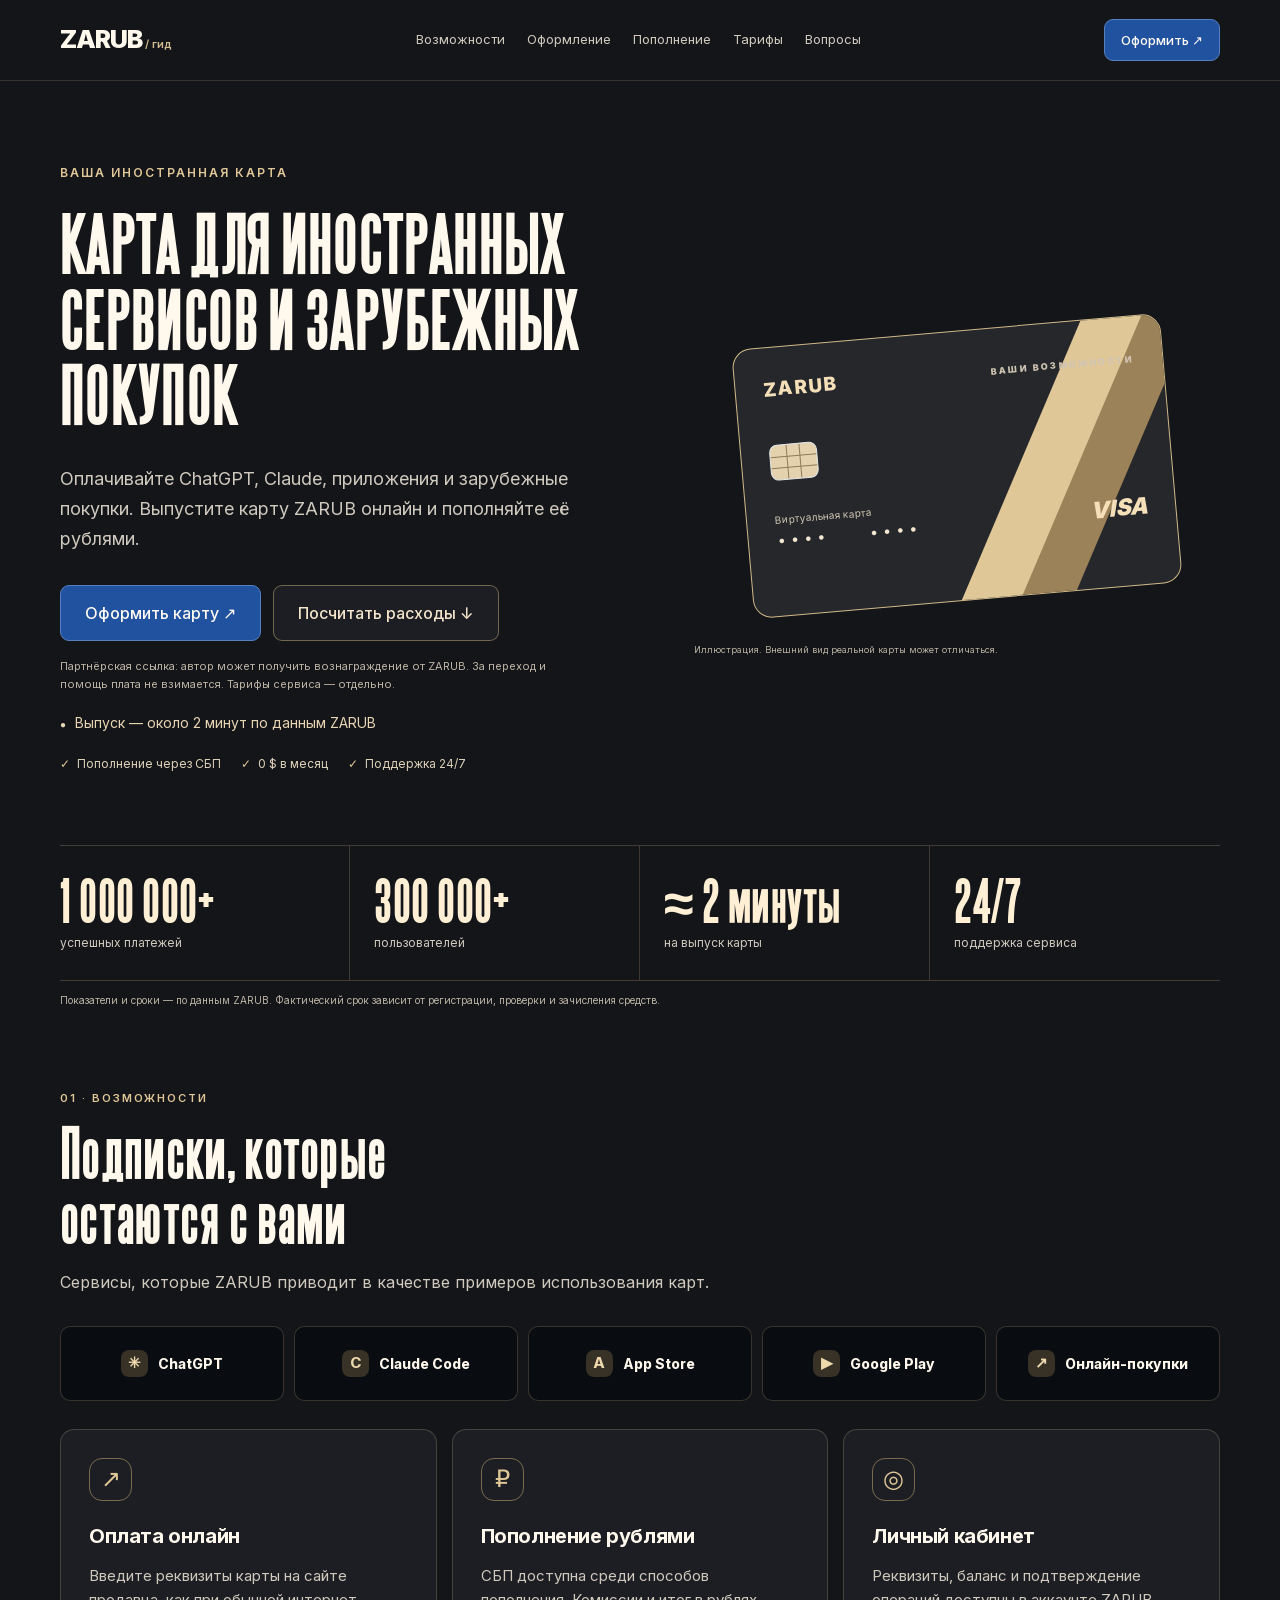
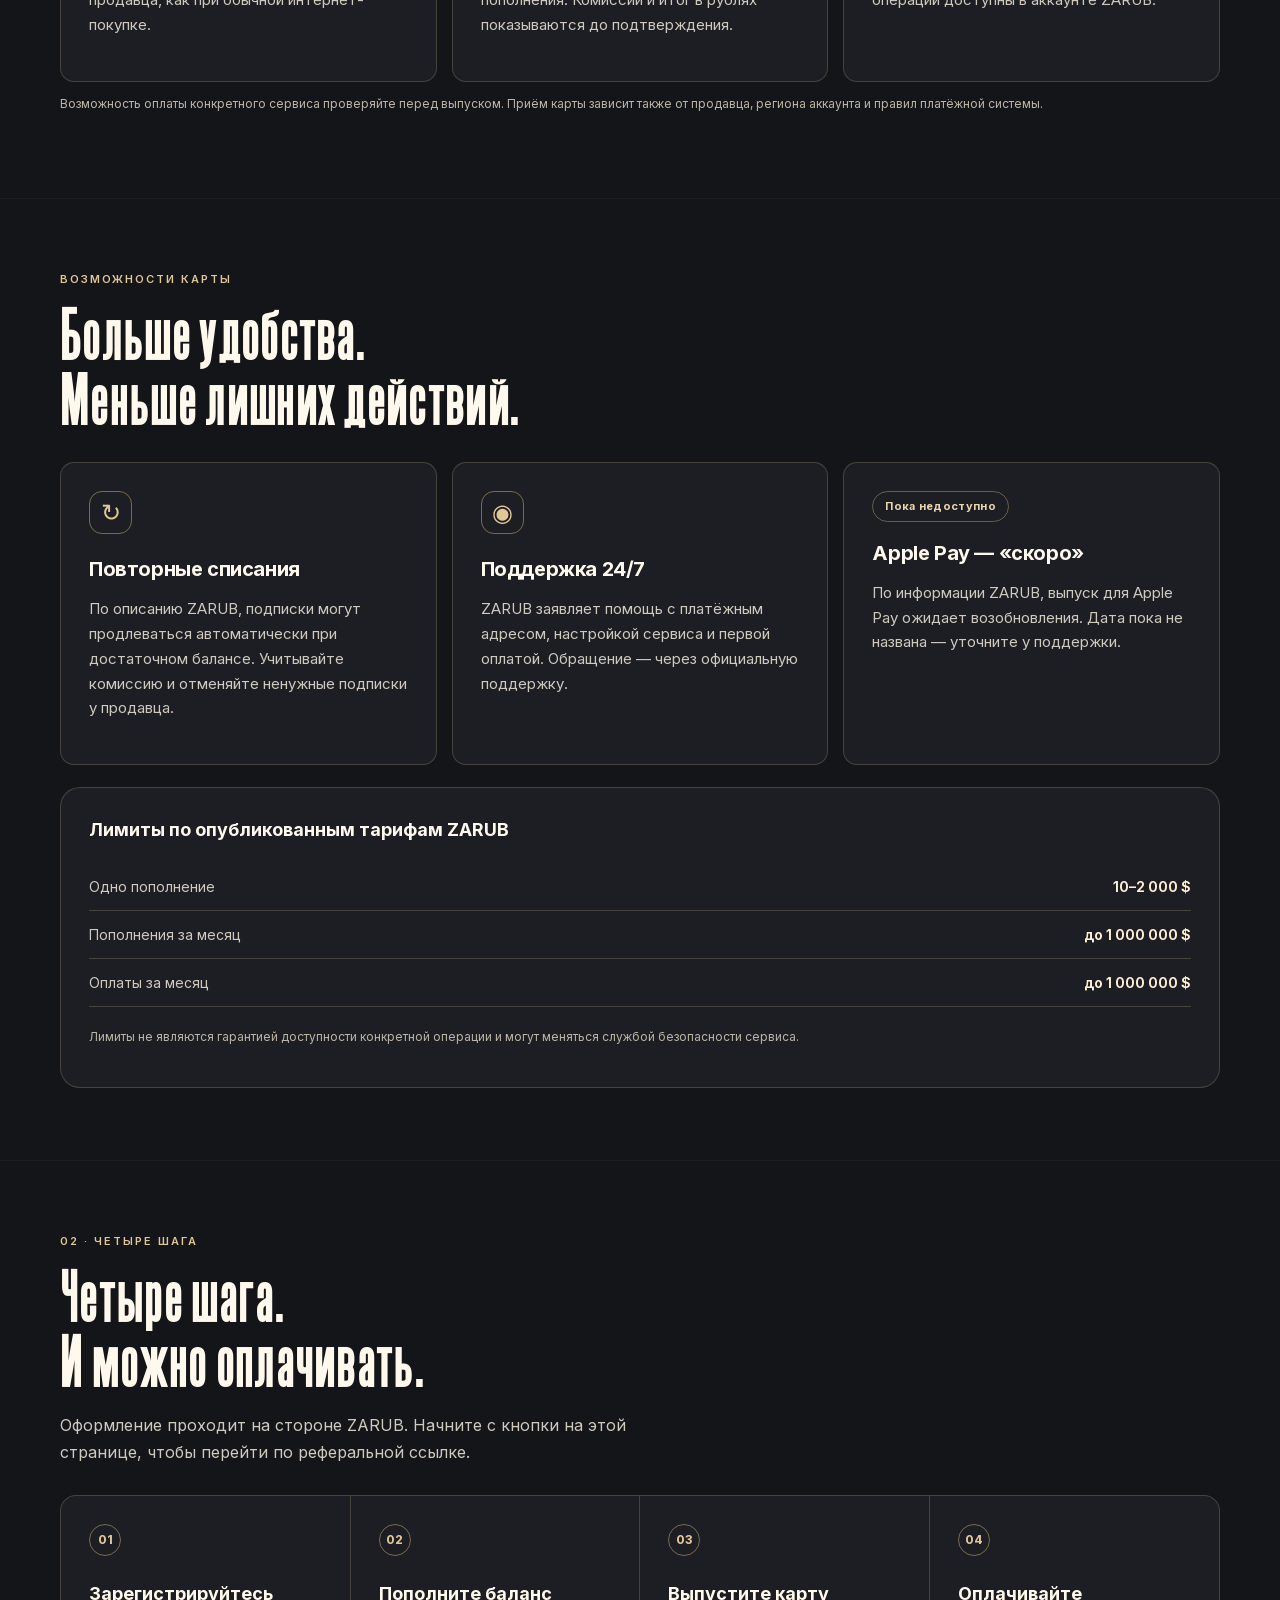
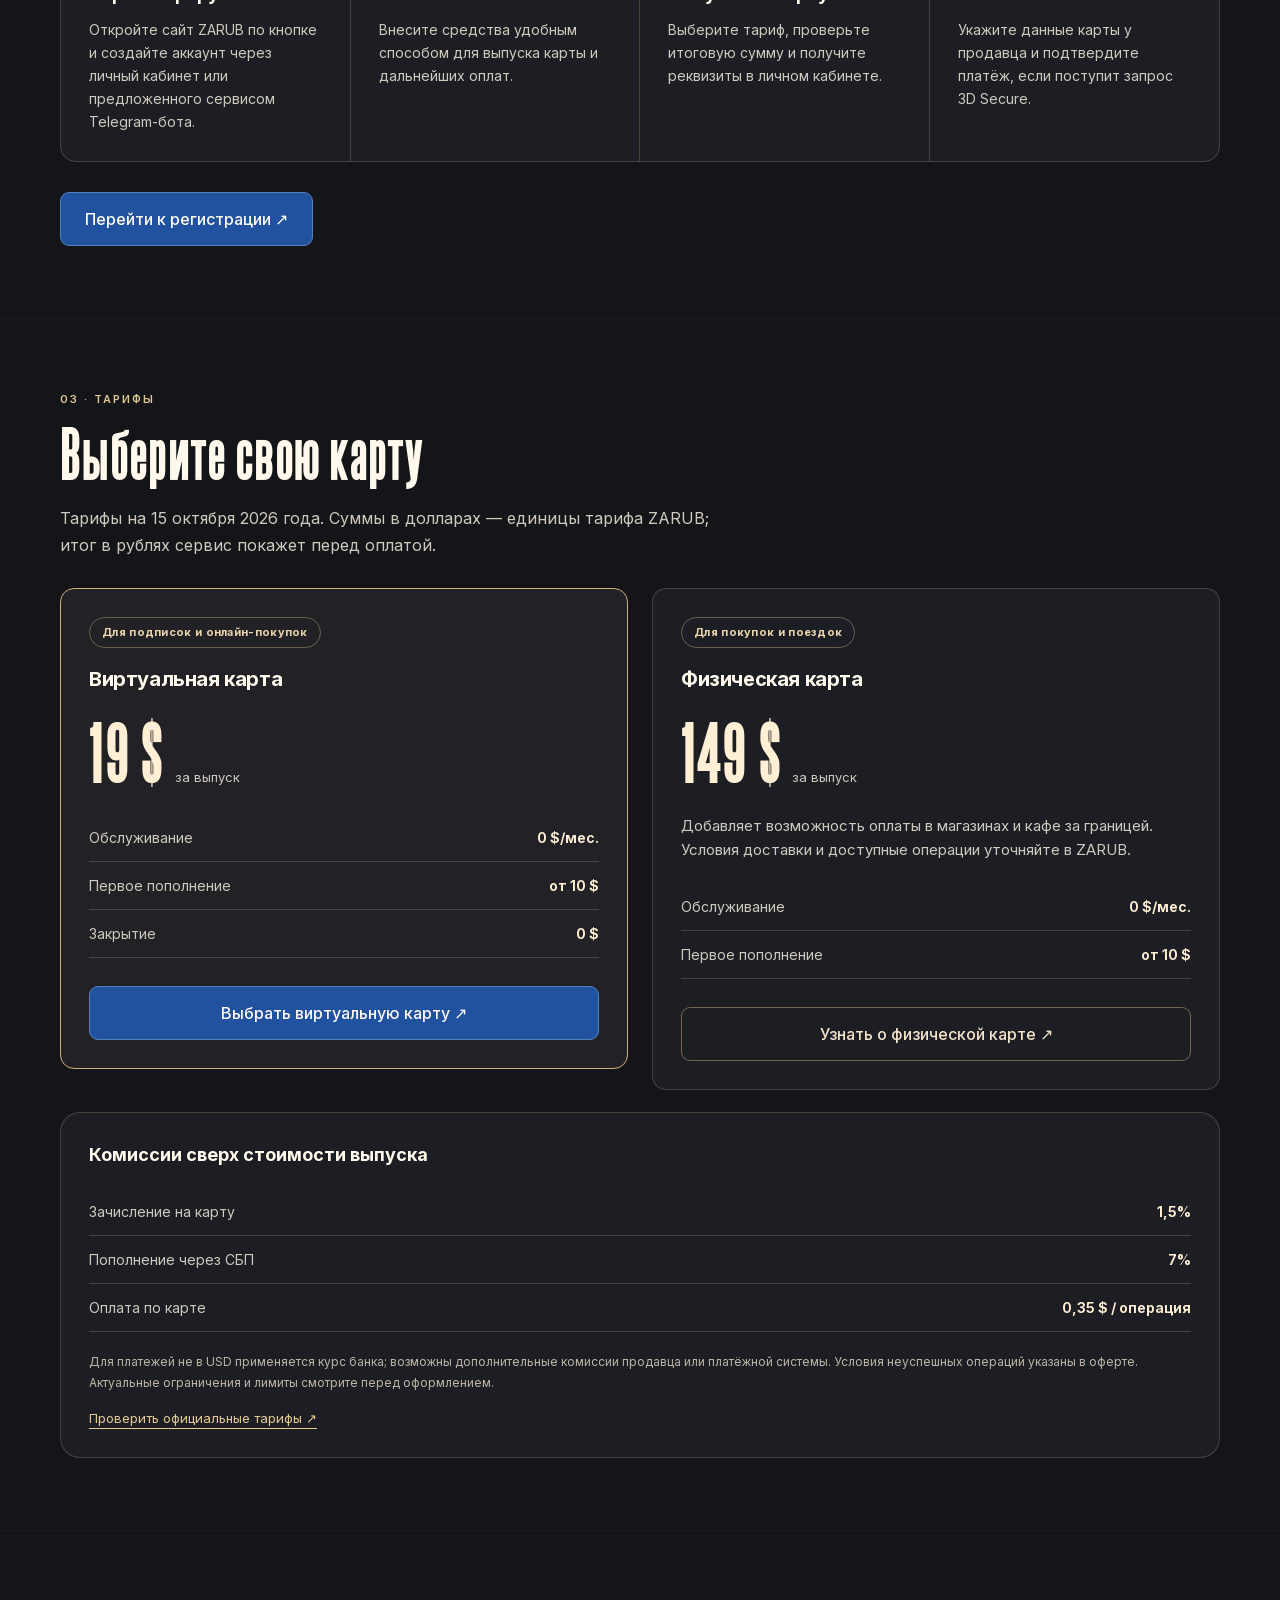
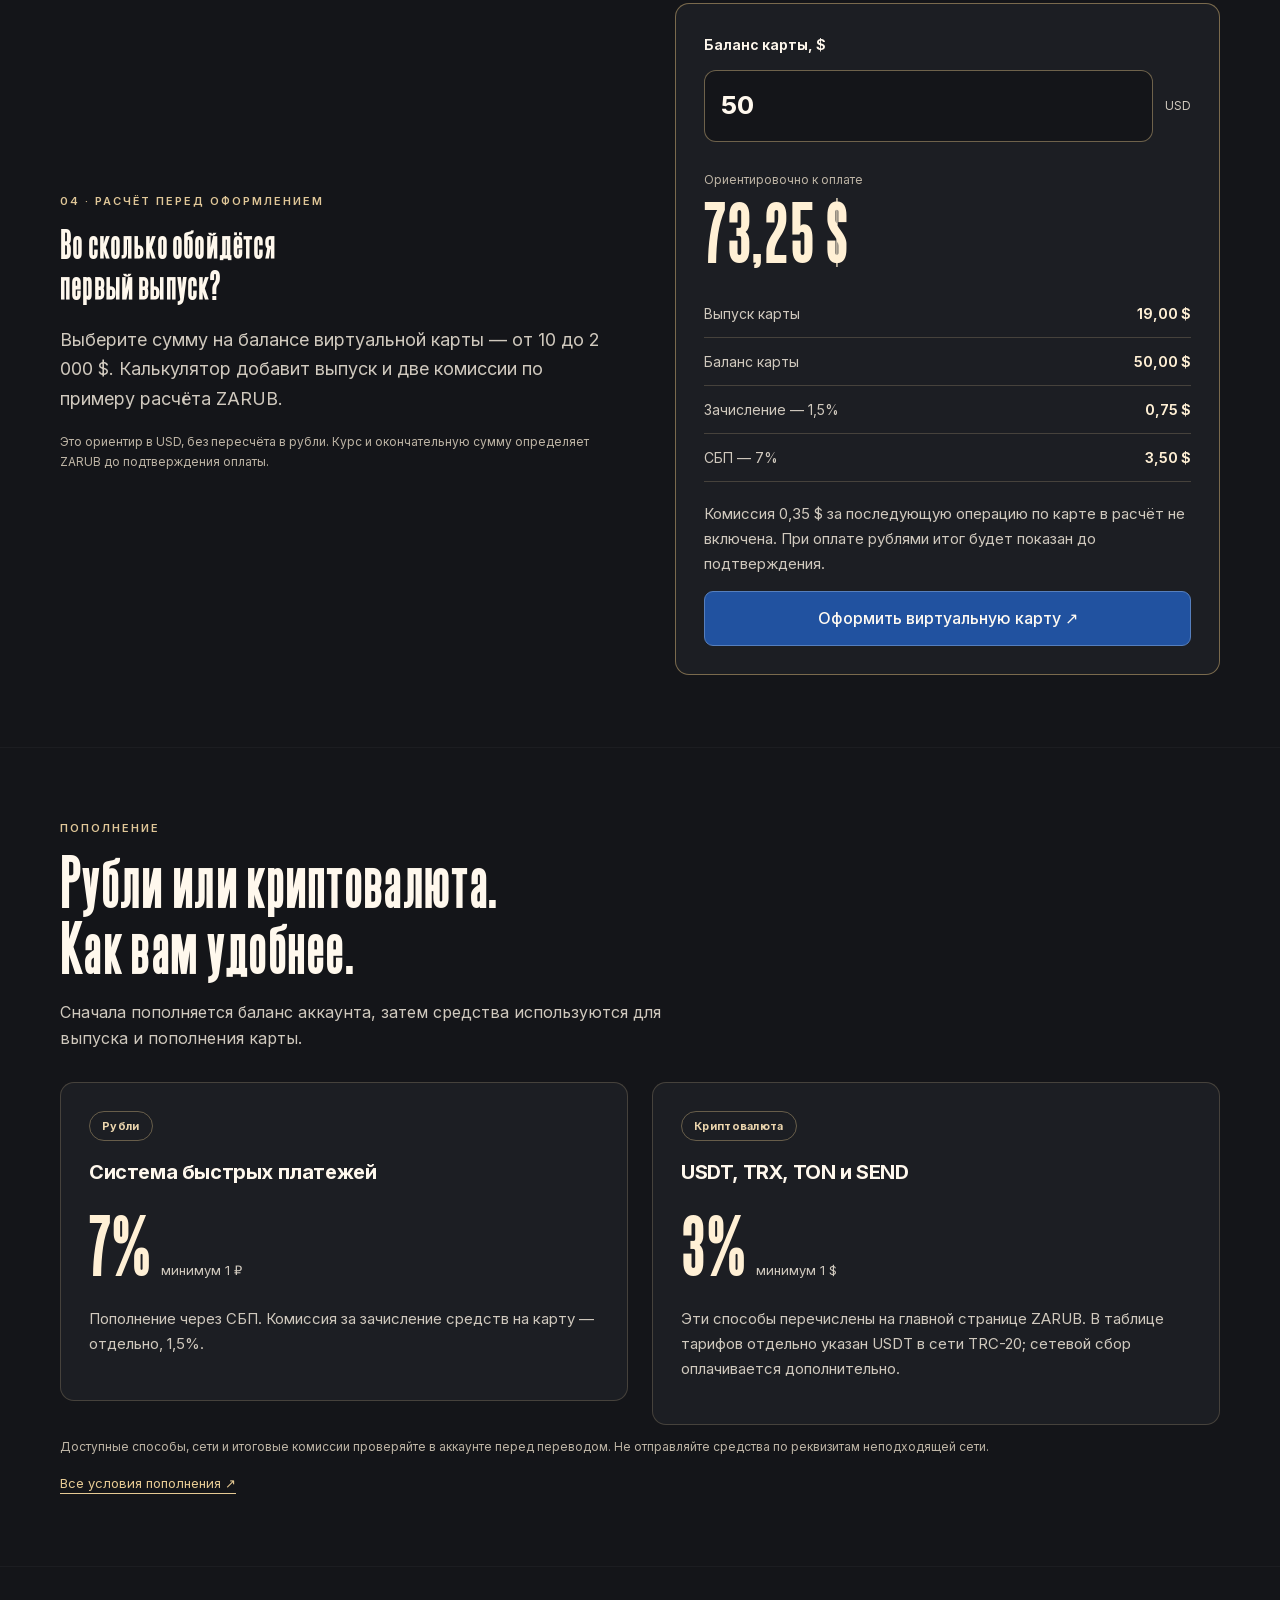
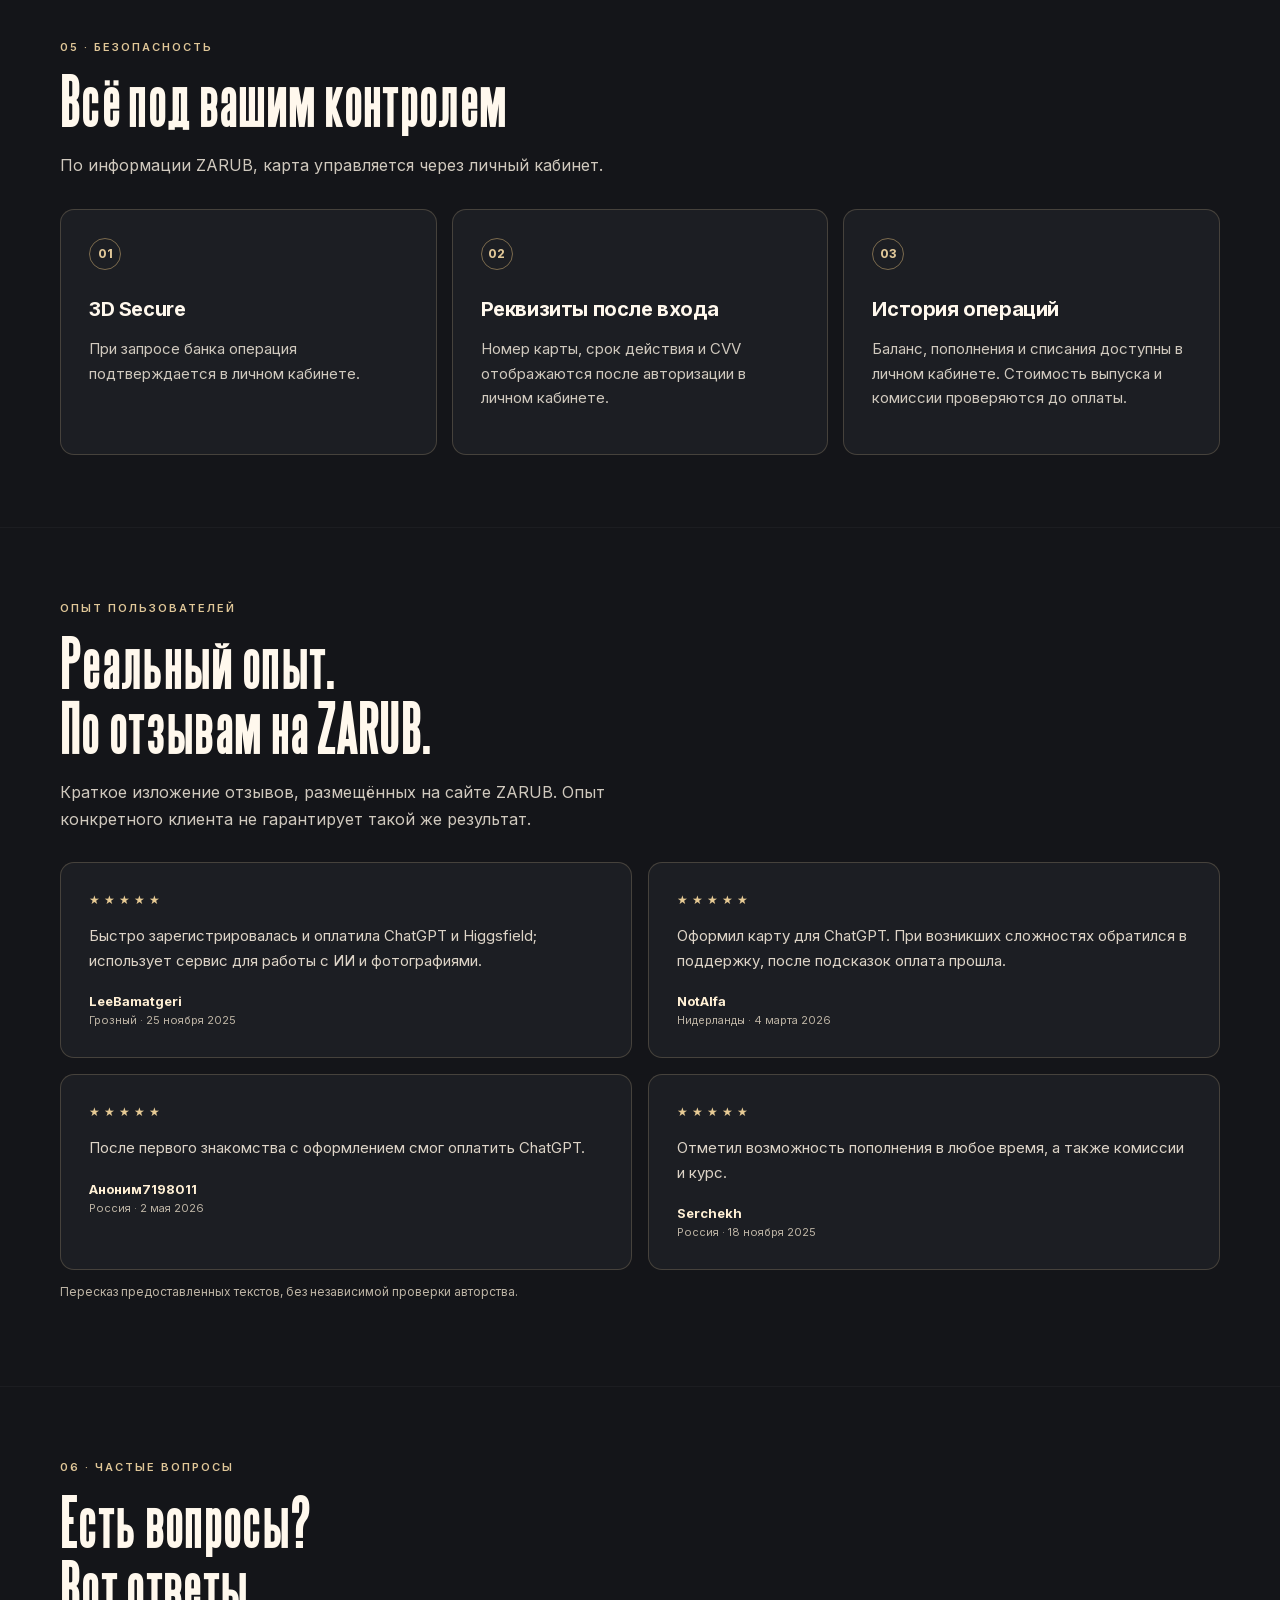
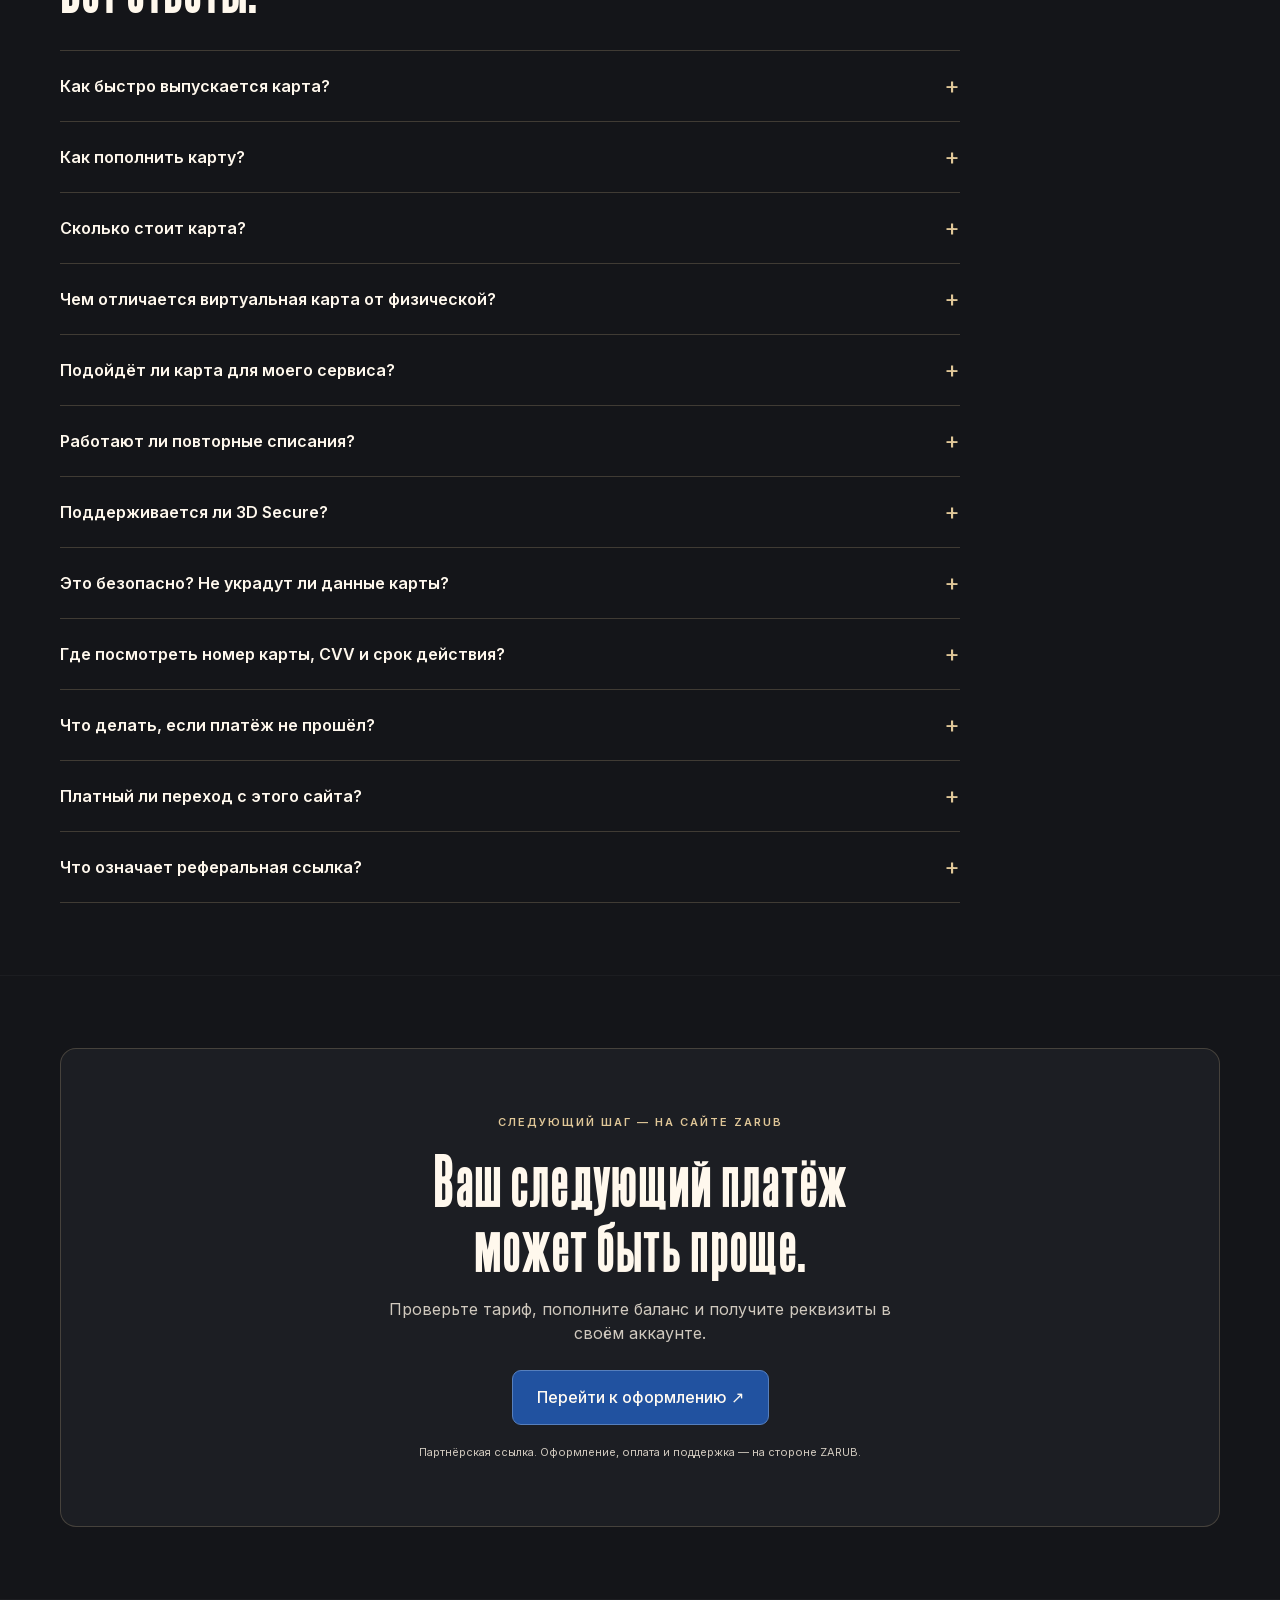
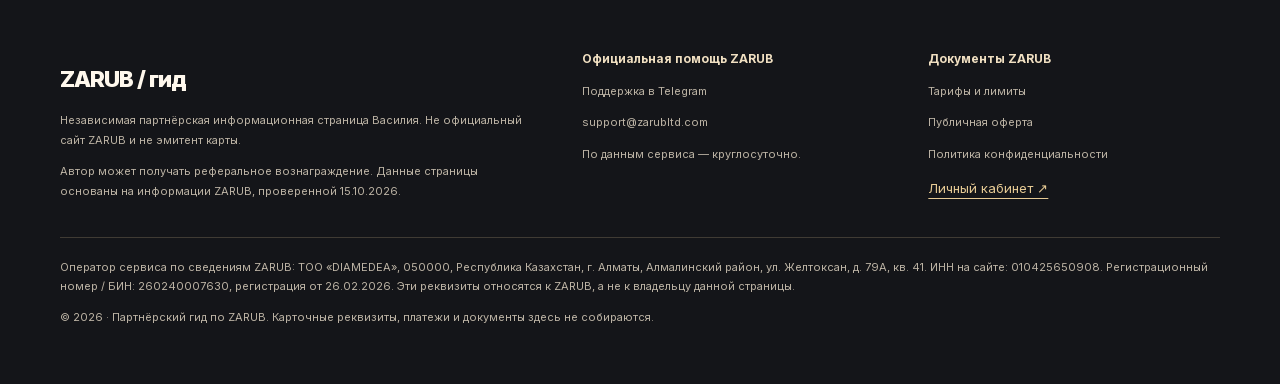
<file: index.html>
<!doctype html>
<html lang="ru">
<head>
<meta charset="utf-8"><meta name="viewport" content="width=device-width, initial-scale=1">
<title>Карта для зарубежных подписок и покупок — оформление ZARUB</title>
<meta name="description" content="Виртуальная карта ZARUB для зарубежных сервисов: тарифы, комиссии, калькулятор расходов и оформление по партнёрской ссылке. Пополнение рублями через СБП.">
<meta name="robots" content="index,follow">

<meta name="theme-color" content="#141519"><link rel="stylesheet" href="assets/site.css"><link rel="canonical" href="https://vasiliy1564.github.io/card-guide/">
<link rel="icon" href="assets/favicon.svg" type="image/svg+xml">
<meta property="og:type" content="website">
<meta property="og:locale" content="ru_RU">
<meta property="og:title" content="Карта для зарубежных подписок и покупок — оформление ZARUB">
<meta property="og:description" content="Виртуальная карта ZARUB для зарубежных сервисов: тарифы, комиссии, калькулятор расходов и оформление по партнёрской ссылке. Пополнение рублями через СБП.">
<meta property="og:url" content="https://vasiliy1564.github.io/card-guide/">
</head><body><a class="skip-link" href="#services">К содержимому</a>
<header><div class="container nav"><a class="brand" href="#top">ZARUB<span> / гид</span></a><nav aria-label="Навигация"><a href="#services">Возможности</a><a href="#how">Оформление</a><a href="#topup">Пополнение</a><a href="#tariffs">Тарифы</a><a href="#faq">Вопросы</a></nav><a class="btn sm" href="https://zarub.io/?ref=wRZ2e0" target="_blank" rel="sponsored noopener">Оформить ↗</a></div></header>
<main id="top"><div class="container"><div class="hero"><div class="hero-copy"><span class="badge">Ваша иностранная карта</span><h1>Карта для иностранных сервисов и зарубежных покупок</h1><p class="lead">Оплачивайте ChatGPT, Claude, приложения и зарубежные покупки. Выпустите карту ZARUB онлайн и пополняйте её рублями.</p><div class="actions"><a class="btn" href="https://zarub.io/?ref=wRZ2e0" target="_blank" rel="sponsored noopener">Оформить карту ↗</a><a class="btn outline" href="#calculator">Посчитать расходы ↓</a></div><p class="micro">Партнёрская ссылка: автор может получить вознаграждение от ZARUB. За переход и помощь плата не взимается. Тарифы сервиса — отдельно.</p><p class="hero-speed">Выпуск — около 2 минут по данным ZARUB</p><div class="hero-points"><span>Пополнение через СБП</span><span>0 $ в месяц</span><span>Поддержка 24/7</span></div></div><div class="visual"><div class="glow"></div><div class="visual-orbit"></div><div class="virtualcard" role="img" aria-label="Условная иллюстрация виртуальной карты, не реальные реквизиты"><div class="cardtop"><span>ZARUB</span><span class="card-kind">ВАШИ ВОЗМОЖНОСТИ</span></div><div class="chip"></div><div class="cardbottom"><div><small>Виртуальная карта</small><strong>•••• &nbsp; ••••</strong></div><div class="cardbrand">VISA</div></div></div><div class="floating"><strong>Около 2 минут на выпуск</strong>По информации сервиса</div><span class="visual-caption">Иллюстрация. Внешний вид реальной карты может отличаться.</span></div></div><div class="stats"><div class="stat"><strong>1 000 000+</strong><span>успешных платежей</span></div><div class="stat"><strong>300 000+</strong><span>пользователей</span></div><div class="stat"><strong>≈ 2 минуты</strong><span>на выпуск карты</span></div><div class="stat"><strong>24/7</strong><span>поддержка сервиса</span></div></div><p class="stat-note">Показатели и сроки — по данным ZARUB. Фактический срок зависит от регистрации, проверки и зачисления средств.</p></div>
<section id="services"><div class="container"><div class="sectionhead"><div class="section-label">01 · Возможности</div><h2>Подписки, которые<br>остаются с вами</h2><p>Сервисы, которые ZARUB приводит в качестве примеров использования карт.</p></div><div class="services"><span class="service"><em aria-hidden="true">✳</em>ChatGPT</span><span class="service"><em aria-hidden="true">C</em>Claude Code</span><span class="service"><em aria-hidden="true">A</em>App Store</span><span class="service"><em aria-hidden="true">▶</em>Google Play</span><span class="service"><em aria-hidden="true">↗</em>Онлайн-покупки</span></div><div class="grid"><article class="tile"><div class="icon">↗</div><h3>Оплата онлайн</h3><p>Введите реквизиты карты на сайте продавца, как при обычной интернет-покупке.</p></article><article class="tile"><div class="icon">₽</div><h3>Пополнение рублями</h3><p>СБП доступна среди способов пополнения. Комиссии и итог в рублях показываются до подтверждения.</p></article><article class="tile"><div class="icon">◎</div><h3>Личный кабинет</h3><p>Реквизиты, баланс и подтверждение операций доступны в аккаунте ZARUB.</p></article></div><p class="fine">Возможность оплаты конкретного сервиса проверяйте перед выпуском. Приём карты зависит также от продавца, региона аккаунта и правил платёжной системы.</p></div></section><section id="features"><div class="container"><div class="sectionhead"><div class="section-label">Возможности карты</div><h2>Больше удобства.<br>Меньше лишних действий.</h2></div><div class="grid"><article class="tile"><div class="icon">↻</div><h3>Повторные списания</h3><p>По описанию ZARUB, подписки могут продлеваться автоматически при достаточном балансе. Учитывайте комиссию и отменяйте ненужные подписки у продавца.</p></article><article class="tile"><div class="icon">◉</div><h3>Поддержка 24/7</h3><p>ZARUB заявляет помощь с платёжным адресом, настройкой сервиса и первой оплатой. Обращение — через официальную поддержку.</p></article><article class="tile"><span class="badge">Пока недоступно</span><h3 style="margin-top:18px">Apple Pay — «скоро»</h3><p>По информации ZARUB, выпуск для Apple Pay ожидает возобновления. Дата пока не названа — уточните у поддержки.</p></article></div><div class="notice" style="margin-top:22px"><strong>Лимиты по опубликованным тарифам ZARUB</strong><div class="lines"><div class="row"><span>Одно пополнение</span><b>10–2 000 $</b></div><div class="row"><span>Пополнения за месяц</span><b>до 1 000 000 $</b></div><div class="row"><span>Оплаты за месяц</span><b>до 1 000 000 $</b></div></div><p class="fine">Лимиты не являются гарантией доступности конкретной операции и могут меняться службой безопасности сервиса.</p></div></div></section><section id="how"><div class="container"><div class="sectionhead"><div class="section-label">02 · Четыре шага</div><h2>Четыре шага.<br>И можно оплачивать.</h2><p>Оформление проходит на стороне ZARUB. Начните с кнопки на этой странице, чтобы перейти по реферальной ссылке.</p></div><div class="steps"><article class="step"><div class="number">01</div><h3>Зарегистрируйтесь</h3><p>Откройте сайт ZARUB по кнопке и создайте аккаунт через личный кабинет или предложенного сервисом Telegram-бота.</p></article><article class="step"><div class="number">02</div><h3>Пополните баланс</h3><p>Внесите средства удобным способом для выпуска карты и дальнейших оплат.</p></article><article class="step"><div class="number">03</div><h3>Выпустите карту</h3><p>Выберите тариф, проверьте итоговую сумму и получите реквизиты в личном кабинете.</p></article><article class="step"><div class="number">04</div><h3>Оплачивайте</h3><p>Укажите данные карты у продавца и подтвердите платёж, если поступит запрос 3D Secure.</p></article></div><div class="actions"><a class="btn" href="https://zarub.io/?ref=wRZ2e0" target="_blank" rel="sponsored noopener">Перейти к регистрации ↗</a></div></div></section><section id="tariffs"><div class="container"><div class="sectionhead"><div class="section-label">03 · Тарифы</div><h2>Выберите свою карту</h2><p>Тарифы на 15 октября 2026 года. Суммы в долларах — единицы тарифа ZARUB; итог в рублях сервис покажет перед оплатой.</p></div><div class="split"><article class="tile"><span class="badge">Для подписок и онлайн-покупок</span><h3 style="margin-top:18px">Виртуальная карта</h3><div class="price">19 $ <small>за выпуск</small></div><div class="lines"><div class="row"><span>Обслуживание</span><b>0 $/мес.</b></div><div class="row"><span>Первое пополнение</span><b>от 10 $</b></div><div class="row"><span>Закрытие</span><b>0 $</b></div></div><a class="btn" href="https://zarub.io/?ref=wRZ2e0" target="_blank" rel="sponsored noopener">Выбрать виртуальную карту ↗</a></article><article class="tile"><span class="badge">Для покупок и поездок</span><h3 style="margin-top:18px">Физическая карта</h3><div class="price">149 $ <small>за выпуск</small></div><p>Добавляет возможность оплаты в магазинах и кафе за границей. Условия доставки и доступные операции уточняйте в ZARUB.</p><div class="lines"><div class="row"><span>Обслуживание</span><b>0 $/мес.</b></div><div class="row"><span>Первое пополнение</span><b>от 10 $</b></div></div><a class="btn outline" href="https://zarub.io/?ref=wRZ2e0" target="_blank" rel="sponsored noopener">Узнать о физической карте ↗</a></article></div><div class="notice" style="margin-top:22px"><strong>Комиссии сверх стоимости выпуска</strong><div class="lines"><div class="row"><span>Зачисление на карту</span><b>1,5%</b></div><div class="row"><span>Пополнение через СБП</span><b>7%</b></div><div class="row"><span>Оплата по карте</span><b>0,35 $ / операция</b></div></div><p class="fine">Для платежей не в USD применяется курс банка; возможны дополнительные комиссии продавца или платёжной системы. Условия неуспешных операций указаны в оферте. Актуальные ограничения и лимиты смотрите перед оформлением.</p><a class="source" href="https://zarub.io/tariffs" target="_blank" rel="noopener">Проверить официальные тарифы ↗</a></div></div></section><section id="calculator"><div class="container split"><div><div class="section-label">04 · Расчёт перед оформлением</div><h2 style="font-size:36px;line-height:1.15">Во сколько обойдётся<br>первый выпуск?</h2><p class="lead">Выберите сумму на балансе виртуальной карты — от 10 до 2 000 $. Калькулятор добавит выпуск и две комиссии по примеру расчёта ZARUB.</p><p class="fine">Это ориентир в USD, без пересчёта в рубли. Курс и окончательную сумму определяет ZARUB до подтверждения оплаты.</p></div><div class="tile"><label for="balance">Баланс карты, $</label><div class="money-input"><input id="balance" type="number" min="10" max="2000" step="0.01" value="50" inputmode="decimal" aria-describedby="calc-note"><span>USD</span></div><div id="calculation" aria-live="polite"><span class="fine">Ориентировочно к оплате</span><output id="total" class="sum">73,25 $</output><div class="lines"><div class="row"><span>Выпуск карты</span><b>19,00 $</b></div><div class="row"><span>Баланс карты</span><b id="base">50,00 $</b></div><div class="row"><span>Зачисление — 1,5%</span><b id="credit">0,75 $</b></div><div class="row"><span>СБП — 7%</span><b id="sbp">3,50 $</b></div></div></div><p id="calc-note" class="fine">Комиссия 0,35 $ за последующую операцию по карте в расчёт не включена. При оплате рублями итог будет показан до подтверждения.</p><a class="btn" href="https://zarub.io/?ref=wRZ2e0" target="_blank" rel="sponsored noopener">Оформить виртуальную карту ↗</a></div></div></section><section id="topup"><div class="container"><div class="sectionhead"><div class="section-label">Пополнение</div><h2>Рубли или криптовалюта.<br>Как вам удобнее.</h2><p>Сначала пополняется баланс аккаунта, затем средства используются для выпуска и пополнения карты.</p></div><div class="split"><article class="tile"><span class="badge">Рубли</span><h3 style="margin-top:18px">Система быстрых платежей</h3><div class="price">7% <small>минимум 1 ₽</small></div><p>Пополнение через СБП. Комиссия за зачисление средств на карту — отдельно, 1,5%.</p></article><article class="tile"><span class="badge">Криптовалюта</span><h3 style="margin-top:18px">USDT, TRX, TON и SEND</h3><div class="price">3% <small>минимум 1 $</small></div><p>Эти способы перечислены на главной странице ZARUB. В таблице тарифов отдельно указан USDT в сети TRC-20; сетевой сбор оплачивается дополнительно.</p></article></div><p class="fine">Доступные способы, сети и итоговые комиссии проверяйте в аккаунте перед переводом. Не отправляйте средства по реквизитам неподходящей сети.</p><a class="source" href="https://zarub.io/tariffs" target="_blank" rel="noopener">Все условия пополнения ↗</a></div></section><section id="security"><div class="container"><div class="sectionhead"><div class="section-label">05 · Безопасность</div><h2>Всё под вашим контролем</h2><p>По информации ZARUB, карта управляется через личный кабинет.</p></div><div class="grid"><article class="tile"><div class="number">01</div><h3>3D Secure</h3><p>При запросе банка операция подтверждается в личном кабинете.</p></article><article class="tile"><div class="number">02</div><h3>Реквизиты после входа</h3><p>Номер карты, срок действия и CVV отображаются после авторизации в личном кабинете.</p></article><article class="tile"><div class="number">03</div><h3>История операций</h3><p>Баланс, пополнения и списания доступны в личном кабинете. Стоимость выпуска и комиссии проверяются до оплаты.</p></article></div></div></section><section id="reviews"><div class="container"><div class="sectionhead"><div class="section-label">Опыт пользователей</div><h2>Реальный опыт.<br>По отзывам на ZARUB.</h2><p>Краткое изложение отзывов, размещённых на сайте ZARUB. Опыт конкретного клиента не гарантирует такой же результат.</p></div><div class="reviews"><article class="tile"><div class="stars" aria-label="5 из 5 по опубликованному отзыву">★★★★★</div><p>Быстро зарегистрировалась и оплатила ChatGPT и Higgsfield; использует сервис для работы с ИИ и фотографиями.</p><strong>LeeBamatgeri</strong><div class="review-meta">Грозный · 25 ноября 2025</div></article><article class="tile"><div class="stars" aria-label="5 из 5 по опубликованному отзыву">★★★★★</div><p>Оформил карту для ChatGPT. При возникших сложностях обратился в поддержку, после подсказок оплата прошла.</p><strong>NotAlfa</strong><div class="review-meta">Нидерланды · 4 марта 2026</div></article><article class="tile"><div class="stars" aria-label="5 из 5 по опубликованному отзыву">★★★★★</div><p>После первого знакомства с оформлением смог оплатить ChatGPT.</p><strong>Аноним7198011</strong><div class="review-meta">Россия · 2 мая 2026</div></article><article class="tile"><div class="stars" aria-label="5 из 5 по опубликованному отзыву">★★★★★</div><p>Отметил возможность пополнения в любое время, а также комиссии и курс.</p><strong>Serchekh</strong><div class="review-meta">Россия · 18 ноября 2025</div></article></div><p class="fine">Пересказ предоставленных текстов, без независимой проверки авторства.</p></div></section><section id="faq"><div class="container"><div class="sectionhead"><div class="section-label">06 · Частые вопросы</div><h2>Есть вопросы?<br>Вот ответы.</h2></div><div class="faq"><details><summary>Как быстро выпускается карта?</summary><p>ZARUB указывает около двух минут. Регистрация, проверки и пополнение могут потребовать дополнительного времени.</p></details><details><summary>Как пополнить карту?</summary><p>Через способы, доступные в вашем аккаунте ZARUB. Для СБП заявлена комиссия 7%; за зачисление на карту — 1,5%. Проверьте итоговую сумму перед оплатой.</p></details><details><summary>Сколько стоит карта?</summary><p>Виртуальная — 19 $, физическая — 149 $. Обслуживание по опубликованным тарифам — 0 $ в месяц. Пополнение и операции оплачиваются отдельно.</p></details><details><summary>Чем отличается виртуальная карта от физической?</summary><p>Виртуальная предназначена для онлайн-оплаты. Физическая дополнительно рассчитана на покупки в магазинах и поездки за границей. Доступность конкретных операций уточняйте у сервиса.</p></details><details><summary>Подойдёт ли карта для моего сервиса?</summary><p>ZARUB приводит ChatGPT, Claude Code, App Store и Google Play среди примеров. Перед выпуском уточните совместимость вашего сервиса и региона аккаунта у поддержки.</p></details><details><summary>Работают ли повторные списания?</summary><p>По описанию ZARUB, рекуррентные списания поддерживаются при достаточном балансе. Совместимость конкретной подписки уточняйте у поддержки. Для отмены автопродления используйте настройки самого сервиса-продавца.</p></details><details><summary>Поддерживается ли 3D Secure?</summary><p>Согласно описанию ZARUB, подтверждение при запросе банка выполняется в личном кабинете.</p></details><details><summary>Это безопасно? Не украдут ли данные карты?</summary><p>ZARUB сообщает о доступе к реквизитам через аккаунт и подтверждении 3D Secure. Это не исключает всех рисков. Не сообщайте пароли и коды посторонним; данные карты вводите только на проверенной странице оплаты.</p></details><details><summary>Где посмотреть номер карты, CVV и срок действия?</summary><p>В личном кабинете ZARUB после оформления. На этой странице реквизиты и документы не запрашиваются.</p></details><details><summary>Что делать, если платёж не прошёл?</summary><p>Проверьте реквизиты, баланс с учётом комиссии и запрос подтверждения. Обратитесь в официальную поддержку ZARUB; до повторных попыток изучите условия комиссий за неуспешные операции в оферте.</p></details><details><summary>Платный ли переход с этого сайта?</summary><p>Нет. Автор страницы не берёт плату за переход и помощь. За выпуск карты и операции взимает плату ZARUB по своим тарифам.</p></details><details><summary>Что означает реферальная ссылка?</summary><p>Кнопки оформления ведут на zarub.io с кодом wRZ2e0. Если выполнены условия партнёрской программы, автор страницы может получить вознаграждение от ZARUB. Учёт перехода и начисление определяет сервис.</p></details></div></div></section><section><div class="container"><div class="cta"><div class="eyebrow">Следующий шаг — на сайте ZARUB</div><h2>Ваш следующий платёж<br>может быть проще.</h2><p>Проверьте тариф, пополните баланс и получите реквизиты в своём аккаунте.</p><a class="btn" href="https://zarub.io/?ref=wRZ2e0" target="_blank" rel="sponsored noopener">Перейти к оформлению ↗</a><p class="micro" style="margin:18px auto 0">Партнёрская ссылка. Оформление, оплата и поддержка — на стороне ZARUB.</p></div></div></section></main>
<footer><div class="container" style="display:block"><div class="footer-grid"><div><a class="brand" href="#top" style="text-decoration:none">ZARUB / гид</a><p>Независимая партнёрская информационная страница Василия. Не официальный сайт ZARUB и не эмитент карты.</p><p>Автор может получать реферальное вознаграждение. Данные страницы основаны на информации ZARUB, проверенной 15.10.2026.</p></div><div><strong>Официальная помощь ZARUB</strong><a href="https://t.me/zarub_help_bot" target="_blank" rel="noopener">Поддержка в Telegram</a><a href="mailto:support@zarubltd.com">support@zarubltd.com</a><p>По данным сервиса — круглосуточно.</p></div><div><strong>Документы ZARUB</strong><a href="https://zarub.io/tariffs" target="_blank" rel="noopener">Тарифы и лимиты</a><a href="https://zarub.io/offer" target="_blank" rel="noopener">Публичная оферта</a><a href="https://zarub.io/privacy" target="_blank" rel="noopener">Политика конфиденциальности</a><a class="source" href="https://zarub.io/?ref=wRZ2e0" target="_blank" rel="sponsored noopener">Личный кабинет ↗</a></div></div><p style="border-top:1px solid var(--line);padding-top:20px;margin-top:24px">Оператор сервиса по сведениям ZARUB: ТОО «DIAMEDEA», 050000, Республика Казахстан, г. Алматы, Алмалинский район, ул. Желтоксан, д. 79А, кв. 41. ИНН на сайте: 010425650908. Регистрационный номер / БИН: 260240007630, регистрация от 26.02.2026. Эти реквизиты относятся к ZARUB, а не к владельцу данной страницы.</p><p>© 2026 · Партнёрский гид по ZARUB. Карточные реквизиты, платежи и документы здесь не собираются.</p></div></footer><div class="mobile-cta"><a class="btn" href="https://zarub.io/?ref=wRZ2e0" target="_blank" rel="sponsored noopener">Оформить карту в ZARUB ↗</a></div>
<script src="assets/site.js" defer></script></body></html>
</file>
<file: assets/site.css>
@font-face{font-family:ZHeading;src:url([data-uri]) format("opentype");font-weight:700;font-style:normal;font-display:block;}@font-face{font-family:ZInter;src:url([data-uri]) format("woff2");font-weight:100 900;font-style:normal;font-display:block;unicode-range:U+0301,U+0400-045F,U+0490-0491,U+04B0-04B1,U+2116;}@font-face{font-family:ZInter;src:url([data-uri]) format("woff2");font-weight:100 900;font-style:normal;font-display:block;unicode-range:U+0000-00FF,U+0131,U+0152-0153,U+02BB-02BC,U+02C6,U+02DA,U+02DC,U+0304,U+0308,U+0329,U+2000-206F,U+20AC,U+2122,U+2191,U+2193,U+2212,U+2215,U+FEFF,U+FFFD;}
:root{color-scheme:dark;--bg:#060709;--panel:#0e1015;--text:#f7f8fc;--muted:#a5aab8;--line:#ffffff16;--accent:#7395ff;--blue:#345dff;--radius:22px}
*{box-sizing:border-box}html{scroll-behavior:smooth;scroll-padding-top:95px}body{margin:0;background:var(--bg);color:var(--text);font:16px/1.6 system-ui,-apple-system,"Segoe UI",Arial,sans-serif;-webkit-font-smoothing:antialiased}::selection{background:#345dff;color:white}a{color:inherit;text-decoration:none}button,input{font:inherit}a:focus-visible,summary:focus-visible,input:focus-visible,button:focus-visible{outline:3px solid #92adff;outline-offset:5px}.container{width:min(1160px,calc(100% - 48px));margin:auto}header{position:sticky;top:0;z-index:30;background:#060709e8;border-bottom:1px solid var(--line)}.nav{height:80px;display:flex;align-items:center;justify-content:space-between;gap:24px}.brand{font-size:25px;font-weight:950;letter-spacing:-1.2px;white-space:nowrap}.brand span{font-size:12px;letter-spacing:.4px;color:#8299ec;font-weight:600}nav{display:flex;gap:22px;font-size:13px;color:#aeb4c4}nav a:hover{color:white}.btn{display:inline-flex;align-items:center;justify-content:center;gap:14px;min-height:54px;padding:15px 24px;border:1px solid #6280ff;border-radius:12px;background:#345dff;color:white;font-size:15px;font-weight:750;line-height:1.4;transition:background .18s,transform .18s}.btn:hover{background:#4c71ff;transform:translateY(-2px)}.btn.outline{background:#ffffff04;border:1px solid #ffffff32;}.btn.outline:hover{background:#ffffff0c}.btn.sm{min-height:42px;padding:10px 16px;font-size:13px}.hero{display:grid;grid-template-columns:1.15fr 1fr;align-items:center;gap:30px;min-height:650px;padding:74px 0 56px}.badge{display:inline-flex;align-items:center;gap:8px;border:1px solid #5778ff42;background:#3158ff0a;color:#9bb2ff;border-radius:30px;padding:6px 12px;font-size:11px;font-weight:700;letter-spacing:.3px}.hero h1{font-size:clamp(46px,5.8vw,76px);font-weight:850;line-height:1.04;letter-spacing:-3.8px;margin:22px 0 24px}.grad{color:#6e92ff}.lead{font-size:18px;line-height:1.65;color:#afb6c8;max-width:560px}.hero .lead{max-width:510px}.actions{display:flex;flex-wrap:wrap;gap:12px;margin-top:30px}.micro{font-size:11px;line-height:1.65;color:#858d9f;max-width:530px;margin-top:16px}.hero-points{display:flex;flex-wrap:wrap;gap:8px 20px;margin-top:22px;font-size:12px;color:#bdc7e4}.hero-points span:before{content:'✓';color:#799aff;margin-right:7px}.visual{position:relative;min-height:430px;display:grid;place-items:center;isolation:isolate}.glow{position:absolute;inset:10% -10%;z-index:-1;background:#0a0e11;}.visual-orbit{position:absolute;width:380px;height:380px;border:1px solid #6488ff20;border-radius:50%;transform:rotate(-24deg) scaleY(.75);z-index:-1}.visual-orbit:after{content:'';position:absolute;inset:35px;border:1px solid #6488ff14;border-radius:50%}.virtualcard{position:relative;width:min(430px,100%);aspect-ratio:1.59;border:1px solid #606672;border-radius:23px;padding:28px;background:#0a0e11;transform:perspective(900px) rotateY(-12deg) rotateZ(-9deg);overflow:hidden}.virtualcard:before{content:'';position:absolute;inset:-80% 8% -80% 66%;transform:rotate(28deg);background:#0a0e11;width:54px;}.virtualcard:after{content:'';position:absolute;inset:0;background:#0a0e11;pointer-events:none}.cardtop,.cardbottom{position:relative;z-index:1;display:flex;justify-content:space-between;align-items:center}.cardtop{font-size:19px;font-weight:850;letter-spacing:1px}.cardtop .card-kind{font-size:9px;color:#bdc7df;letter-spacing:1.4px}.chip{position:relative;width:48px;height:36px;margin-top:40px;border-radius:8px;background:#0a0e11;border:1px solid #e4e8ed;overflow:hidden}.chip:before{content:'';position:absolute;inset:11px 0;border-block:1px solid #5b626b}.chip:after{content:'';position:absolute;inset:0 16px;border-inline:1px solid #5b626b}.cardbottom{margin-top:25px;align-items:end}.cardbottom small{font-size:10px;color:#a3acbd}.cardbottom strong{display:block;font-family:monospace;font-size:17px;font-weight:500;letter-spacing:3px;color:#d1d7e3}.cardbrand{font-style:italic;font-weight:900;font-size:23px}.floating{position:absolute;right:-8px;bottom:16px;width:226px;background:#10141fee;border:1px solid #5471ff45;border-radius:14px;padding:15px 18px;color:#8e9bb8;font-size:11px}.floating strong{display:block;color:white;font-size:13px;margin-bottom:2px}.floating strong:before{content:'↗';display:inline-grid;place-items:center;background:#345dff;width:25px;height:25px;border-radius:7px;margin-right:9px}.visual-caption{position:absolute;bottom:-16px;left:0;font-size:9px;color:#707b94}.stats{display:grid;grid-template-columns:repeat(4,1fr);border-block:1px solid var(--line);margin-top:12px}.stat{padding:27px 24px;border-right:1px solid var(--line)}.stat:first-child{padding-left:0}.stat:last-child{border:0}.stat strong{display:block;font-size:29px;letter-spacing:-1px;font-weight:800}.stat span{font-size:11px;color:#929bac}.stat-note{font-size:10px;color:#778092;margin-top:12px}section{padding:80px 0;border-bottom:1px solid #ffffff09;scroll-margin-top:80px}.sectionhead{max-width:710px;margin-bottom:30px}.section-label,.eyebrow{color:#7194ff;font-size:11px;font-weight:750;text-transform:uppercase;letter-spacing:2px}.sectionhead h2,h2{font-size:clamp(30px,3.8vw,49px);font-weight:800;letter-spacing:-1.8px;line-height:1.13;margin:14px 0 18px}.sectionhead p{font-size:16px;line-height:1.65;color:var(--muted);max-width:650px;margin:0}.grid{display:grid;grid-template-columns:repeat(3,1fr);gap:15px}.tile{border:1px solid var(--line);border-radius:var(--radius);background:#0a0e11;padding:28px;min-width:0}.tile h3{font-size:20px;line-height:1.3;letter-spacing:-.4px;margin:12px 0}.tile p{font-size:14px;line-height:1.7;color:#a0a8ba}.icon{display:grid;place-items:center;width:43px;height:43px;border:1px solid #526cae66;background:#3158ff08;border-radius:13px;color:#7095ff;font-size:24px;margin-bottom:22px}.services{display:grid;grid-template-columns:repeat(5,1fr);gap:10px;margin:28px 0}.service{display:flex;align-items:center;justify-content:center;gap:10px;padding:23px 10px;background:#101218;border:1px solid var(--line);border-radius:14px;font-size:14px;font-weight:750;white-space:nowrap}.service em{display:grid;place-items:center;width:27px;height:27px;flex-shrink:0;border-radius:8px;background:#26345a;color:#a6bbff;font-size:15px;font-style:normal}.steps{display:grid;grid-template-columns:repeat(4,1fr);gap:0;border:1px solid var(--line);border-radius:22px;overflow:hidden;background:#0c0e12}.step{padding:28px;border-right:1px solid var(--line)}.step:last-child{border:0}.number{display:inline-grid;place-items:center;width:32px;height:32px;border:1px solid #5177e2;border-radius:50%;font-size:12px;color:#92aeff;font-weight:750;margin-bottom:14px}.step h3{font-size:18px;line-height:1.3;margin:12px 0}.step p{font-size:13px;line-height:1.65;color:#a0a8b8;margin:0}.split{display:grid;grid-template-columns:1fr 1fr;gap:24px;align-items:start}.price{font-size:55px;font-weight:850;letter-spacing:-3px;line-height:1.3;margin:24px 0}.price small{font-size:13px;letter-spacing:0;font-weight:500;color:#8f99ad}.lines{display:grid;margin:20px 0}.row{display:flex;justify-content:space-between;align-items:baseline;gap:18px;padding:13px 0;border-bottom:1px solid var(--line);font-size:14px}.row span{color:#9da6b8}.row b{white-space:nowrap;color:#f1f4ff;font-weight:650}.notice{padding:28px;border:1px solid #4a69bb45;background:#1d2f5d14;border-radius:20px}.notice>strong{font-size:18px}.notice p{margin:12px 0}.fine{font-size:11px;color:#8b95a9;line-height:1.7}.source{font-size:13px;color:#87a5ff;text-decoration:underline;text-underline-offset:5px}#tariffs .split>.tile:first-child{border-color:#4f75f0;background:#0a0e11;}#tariffs .split>.tile>.btn{width:100%;margin-top:8px}#calculator{background:#0a0e11;}#calculator .split{align-items:center;gap:70px}#calculator .tile{background:#0c101a;border-color:#5174e066}.money-input{display:flex;gap:12px;align-items:center;margin:14px 0 24px}.money-input input{min-width:0;width:100%;padding:16px;background:#060a12;border:1px solid #ffffff30;border-radius:12px;color:white;font-size:25px;font-weight:750}.money-input>span{color:#8f9ab2;font-size:12px}label{font-size:14px;font-weight:650}.sum{display:block;color:#86a4ff;font-size:46px;line-height:1.3;font-weight:850;letter-spacing:-2px;margin-top:6px}#calculator .btn{width:100%}.reviews{display:grid;grid-template-columns:repeat(2,1fr);gap:16px}.stars{color:#7194ff;letter-spacing:4px;font-size:12px}.review-meta{font-size:11px;color:#818b9f}.reviews .tile strong{font-size:13px}.reviews .tile p{font-size:15px;color:#c1c7d4}.faq{max-width:900px;display:grid;border-top:1px solid var(--line)}.faq details{border-bottom:1px solid var(--line);padding:23px 0}.faq summary{display:flex;justify-content:space-between;gap:30px;list-style:none;cursor:pointer;font-size:16px;font-weight:650;line-height:1.5}.faq summary::-webkit-details-marker{display:none}.faq summary:after{content:'+';flex-shrink:0;color:#789cff;font-size:24px;font-weight:400;line-height:1}.faq details[open] summary:after{content:'−'}.faq p{max-width:760px;color:#a2acbf;font-size:14px;line-height:1.75;margin:15px 0 0}.cta{position:relative;overflow:hidden;padding:65px 30px;text-align:center;border:1px solid #4864b750;border-radius:28px;background:#0a0e11;}.cta h2{max-width:700px;margin:18px auto;font-size:clamp(32px,4.5vw,56px)}.cta>p{max-width:540px;margin:0 auto 25px;color:#b4bfd8}.cta .btn{min-width:240px}footer{padding:48px 0 45px;color:#7d8799;font-size:11px;line-height:1.8}.footer-grid{display:grid;grid-template-columns:1.6fr 1fr 1fr;gap:55px}.footer-grid strong{color:#cbd3e3;font-size:12px}.footer-grid a{display:block;margin:12px 0}.footer-grid .brand{font-size:22px;color:white}.mobile-cta{display:none}.mobile-note{display:none}.hero h1 br{display:block}
@media(min-width:960px){#features .grid .tile:last-child{background:#0b0c10}.tile{transition:border-color .2s}.tile:hover{border-color:#53679c66}}
@media(max-width:1000px){nav{gap:13px;font-size:12px}.hero h1{font-size:56px}.hero{gap:18px}.cardtop{font-size:16px}.virtualcard{padding:24px}.chip{margin-top:30px}.cardbottom{margin-top:18px}.services{grid-template-columns:repeat(3,1fr)}.step{padding:22px}.hero{min-height:580px}#calculator .split{gap:32px}}
@media(max-width:800px){.container{width:calc(100% - 36px)}nav{display:none}.nav{height:66px;gap:10px}.brand{font-size:23px}.brand span{font-size:10px}.hero{grid-template-columns:1fr;padding:42px 0 25px;gap:8px;min-height:0}.hero h1{font-size:clamp(43px,9vw,67px);letter-spacing:-2.6px;margin:20px 0}.lead{font-size:16px}.hero .lead{max-width:580px}.hero .actions{margin-top:24px}.hero .actions .btn{flex:1}.visual{min-height:360px;margin:10px auto 24px;width:min(460px,100%)}.virtualcard{width:90%;padding:25px}.cardtop{font-size:18px}.chip{margin-top:36px}.cardbottom{margin-top:23px}.floating{right:0;bottom:8px;width:213px;padding:12px}.visual-caption{bottom:-13px;font-size:8px}.stats{grid-template-columns:repeat(2,1fr)}.stat{padding:20px!important}.stat:nth-child(2){border-right:0}.stat:nth-child(-n+2){border-bottom:1px solid var(--line)}.stat strong{font-size:25px}.stat span{font-size:11px}.stat-note{font-size:9px;line-height:1.6}section{padding:52px 0}.sectionhead{margin-bottom:25px}.sectionhead h2,h2{font-size:34px;letter-spacing:-1.4px}.sectionhead p{font-size:14px}.grid,.split{grid-template-columns:1fr}.grid{gap:12px}.tile{padding:24px;border-radius:18px}.grid .tile .icon{float:left;margin:0 18px 18px 0}.grid .tile h3{margin-top:5px}.grid .tile p{clear:both;margin-bottom:0}.steps{grid-template-columns:repeat(2,1fr)}.step:nth-child(2){border-right:0}.step:nth-child(-n+2){border-bottom:1px solid var(--line)}.services{grid-template-columns:repeat(2,1fr);gap:8px}.service{padding:17px 12px;font-size:13px;justify-content:flex-start}.services .service:last-child{grid-column:1/-1;justify-content:center}.price{font-size:50px;margin:20px 0}.notice{padding:22px}.row{font-size:13px;gap:12px}.reviews{grid-template-columns:1fr}.faq details{padding:21px 0}.faq summary{font-size:15px;gap:22px}.cta{padding:42px 22px;border-radius:22px}.cta h2{font-size:36px}.cta .btn{width:100%}.footer-grid{grid-template-columns:1fr;gap:25px}.footer-grid a{margin:8px 0}.mobile-cta{display:flex;position:fixed;bottom:0;inset-inline:0;z-index:40;padding:10px 18px calc(10px + env(safe-area-inset-bottom));background:#080a10f5;border-top:1px solid #526abe44;}.mobile-cta .btn{width:100%;min-height:48px;padding:12px}footer{padding-bottom:110px}.micro{font-size:10px}.fine{font-size:11px}.sum{font-size:42px}#calculator .split{gap:24px}#calculator h2{font-size:34px!important}}
@media(max-width:390px){.container{width:calc(100% - 30px)}.hero h1{font-size:43px}.hero .actions{flex-direction:column}.hero .actions .btn{width:100%}.visual{min-height:310px}.virtualcard{padding:20px}.chip{margin-top:25px;width:42px;height:31px}.cardtop{font-size:16px}.cardbottom{margin-top:18px}.cardbottom strong{font-size:14px}.cardbottom small{font-size:9px}.card-kind{display:none}.floating{bottom:0}.visual-caption{bottom:-20px}.hero-points{font-size:11px;gap:8px 14px}.steps{grid-template-columns:1fr}.step{border-right:0;border-bottom:1px solid var(--line)}.sectionhead h2{font-size:31px}.nav .btn.sm{font-size:12px;padding:10px 12px}.stat{padding:18px 12px!important}.stat strong{font-size:23px}}
@media(prefers-reduced-motion:reduce){html{scroll-behavior:auto}*,*:before,*:after{transition:none!important;animation:none!important}.btn:hover{transform:none}}

:root{--bg:#040609;--panel:#0a0e11;--text:#e0dcda;--muted:#aaa7a7;--line:rgba(224,220,218,.13);--accent:#5886d6;--blue:#1c47c6}
body{background:#040609;color:#e0dcda;font-family:ZInter,Arial,sans-serif;line-height:1.5}header{background:#040609;border-bottom:1px solid var(--line)}.brand{font-family:ZInter,Arial,sans-serif;font-weight:850;letter-spacing:-1px;color:#fff}.brand span{color:#999;font-size:11px;letter-spacing:0}.btn{background:#1c47c6;border-color:#345cbd;box-shadow:none;border-radius:9px;font-weight:500;font-size:16px}.btn:hover{background:#2456d4;transform:none}.btn.outline{background:transparent;border-color:#353638;color:#e0dcda}.btn.outline:hover{background:#101216}.hero{padding-top:78px;padding-bottom:60px;min-height:610px}.hero h1{font-family:ZHeading,"Arial Narrow",sans-serif;font-size:clamp(64px,5.8vw,88px);font-weight:700;font-synthesis:none;letter-spacing:.005em;line-height:1.02;text-transform:uppercase;margin:24px 0 30px;max-width:100%}.hero .grad{color:inherit}.hero .lead{font-size:18px;line-height:1.65;color:#aaa7a7}.hero>.hero-copy>.badge{background:transparent;border:0;padding:0;border-radius:0;color:#5886d6;text-transform:uppercase;letter-spacing:2px;font-weight:600;font-size:12px}.hero .actions{margin-top:32px}.hero .actions .btn{min-height:56px;padding-inline:24px}.hero-points{color:#b0b6c3}.hero-points span:before{color:#6391df}.micro{font-size:11px;color:#8c8c90}.hero-speed{color:#84c18b;font-size:14px;margin-top:18px}.hero-speed:before{content:'●';font-size:10px;margin-right:9px}.glow,.visual-orbit,.floating{display:none}.visual{min-height:350px}.virtualcard{background:#111315;border-color:#666;box-shadow:none;transform:rotate(-5deg);border-radius:19px}.virtualcard:before{background:#1c47c6;box-shadow:48px 0 #4131a8}.virtualcard:after{display:none}.chip{background:#c7c9cc;box-shadow:none}.cardtop{color:#e0dcda}.card-kind{color:#a2a3a6}.cardbrand{color:#dedede}.cardbottom strong{color:#b2b3b7}.visual-caption{color:#7f8186}.stats{border-color:var(--line)}.stat strong{font-family:ZHeading,"Arial Narrow",sans-serif;font-size:54px;font-weight:700;letter-spacing:.01em;line-height:1.05}.stat span{color:#aaa7a7;font-size:12px}.stat-note{color:#777576}.sectionhead h2,h2,.cta h2{font-family:ZHeading,"Arial Narrow",sans-serif;font-size:clamp(50px,5vw,70px);font-weight:700;letter-spacing:.005em;line-height:1.02;font-synthesis:none}.sectionhead p{color:#aaa7a7;font-size:16px}.section-label,.eyebrow{color:#5886d6;font-weight:600;letter-spacing:2px}.tile{background:#0a0e11;border-color:var(--line);border-radius:14px}.tile:hover{border-color:#454951}.tile h3{font-family:ZInter,Arial,sans-serif;font-weight:700;font-size:20px}.tile p{color:#aaa7a7;font-size:15px;line-height:1.65}.services .service{background:#090c10;border-color:var(--line);border-radius:10px}.service em{background:#14213e;color:#83a5eb}.icon{background:transparent;border-color:#334362;color:#5886d6}.steps{background:#0a0e11;border-color:var(--line);border-radius:16px}.step{border-color:var(--line)}.step p{font-size:14px;color:#aaa7a7}.number{color:#7b9cde;border-color:#4a6ca9}.badge{background:transparent;border-color:#344363;color:#8ca6d9}.notice{background:#0a0e11;border-color:var(--line)}#tariffs .split>.tile:first-child{background:#0a0e11;border-color:#4568bc}#tariffs .split>.tile:last-child,#features .grid .tile:last-child{background:#0a0e11}.price{font-family:ZHeading,"Arial Narrow",sans-serif;font-size:74px;font-weight:700;letter-spacing:.01em;line-height:1}.price small{font-family:ZInter,Arial,sans-serif;font-size:13px;font-weight:400;letter-spacing:0;color:#aaa7a7}.row span{color:#aaa7a7}.row b{color:#e0dcda}.row{border-color:var(--line)}.fine{color:#8d8c8e;font-size:12px}.source{color:#7e9fdf}.sum{font-family:ZHeading,"Arial Narrow",sans-serif;font-size:74px;font-weight:700;letter-spacing:.01em;line-height:1;color:#e0dcda}#calculator{background:#040609}#calculator .tile{background:#0a0e11;border-color:#34435f}.money-input input{background:#040609;border-color:#3b404a;color:#e0dcda}.stars{color:#5886d6}.reviews .tile p{color:#b9b7b7}.review-meta{color:#88898e}.faq summary{font-weight:600;color:#e0dcda}.faq summary:after{color:#7e9fdf}.faq p{color:#aaa7a7}.cta{background:#0a0e11;border-color:#333c4e;border-radius:16px}.cta>p{color:#aaa7a7}footer{color:#88898e}.mobile-cta{background:#040609;border-top-color:#333944}section{padding:72px 0}.btn:focus-visible{outline-color:#83a8ee}
@media(max-width:1000px){.hero h1{font-size:68px}.stat strong{font-size:48px}}
@media(max-width:800px){.hero{padding:58px 0 35px;gap:26px}.hero h1{font-size:clamp(48px,11vw,76px);line-height:1.02;letter-spacing:.005em;margin:24px 0 26px}.hero .lead{font-size:16px;line-height:1.6}.hero .actions{align-items:flex-start;flex-direction:column;gap:12px}.hero .actions .btn{flex:none;width:auto;min-height:50px;font-size:16px}.hero .actions .btn.outline{font-size:13px;min-height:42px;padding:10px 15px}.hero>.hero-copy>.badge{font-size:12px;letter-spacing:1.8px}.visual{min-height:0;padding:20px 0 30px;margin-top:6px;display:block;width:100%}.virtualcard{width:min(430px,94%);margin:auto;transform:none;border-radius:17px;padding:25px}.visual-caption{bottom:6px;left:0;width:100%;text-align:center;font-size:8px}.hero-points{font-size:11px;margin-top:18px}.hero-speed{font-size:14px}.sectionhead h2,h2,.cta h2{font-size:52px;letter-spacing:.005em;line-height:1.02}.sectionhead p{font-size:15px}.tile p{font-size:15px}.price,.sum{font-size:68px}.stat strong{font-size:48px}.stat{border-color:var(--line)}.stat:nth-child(-n+2){border-bottom-color:var(--line)}.stat span{font-size:11px}.cta h2{font-size:54px}section{padding:60px 0}#calculator h2{font-size:52px!important;line-height:1.02!important}.micro{font-size:10px}.fine{font-size:11px}.footer-grid .brand{color:#e0dcda}.tile{padding:25px}}
@media(max-width:390px){.hero h1{font-size:48px;letter-spacing:.005em}.hero .actions .btn{width:auto}.virtualcard{padding:21px}.sectionhead h2{font-size:48px}.stat strong{font-size:44px}.cardtop{font-size:16px}.step{border-bottom-color:var(--line)}.brand{font-size:22px}}

/* Raise page luminance through readable foreground contrast. */
:root{--text:#fafafa;--muted:#c8cbd2;--accent:#8aafff;--blue:#2459ed;--line:#ffffff26}
body{color:#fafafa;background:#040609}header{background:#040609}.brand,.footer-grid .brand{color:#fff}.brand span{color:#bdc8df}nav{color:#c4cbd8}nav a:hover{color:#fff}
.hero h1,.sectionhead h2,h2,.cta h2,.tile h3,.step h3,.faq summary{color:#fafafa}.hero .lead,.lead,.sectionhead p,.tile p,.step p,.faq p,.cta>p{color:#c8cbd2}.hero>.hero-copy>.badge,.section-label,.eyebrow{color:#83aaff}.hero-points{color:#d1d9ed}.hero-points span:before{color:#9cbcff}.hero-speed{color:#9de0a5}
.btn{background:#2459ed;border-color:#5680f7;color:#fff;box-shadow:none}.btn:hover{background:#3670ff}.btn.outline{background:#0b111d;border-color:#6f82a9;color:#f1f5ff}.btn.outline:hover{background:#142039}.badge{color:#b4ccff;border-color:#6583bf}.icon,.number{color:#99baff;border-color:#5a7dbe}.service{color:#f4f6ff}.service em{color:#bbd1ff;background:#1b2f58}
.stat strong,.price,.sum,.row b,.reviews .tile strong{color:#fafafa}.stat span,.row span,.price small,.money-input>span{color:#c6cbd5}.micro,.fine,.stat-note,.review-meta,.visual-caption,footer{color:#b0b8c8}.source,.stars{color:#95b8ff}.money-input input{color:#fff;border-color:#6a7c9c;background:#070a11}.footer-grid strong{color:#e6ebf5}
.tile,.steps,.notice,.cta{background:#0b0f16;border-color:#ffffff26}#tariffs .split>.tile:first-child{border-color:#6c96f3;background:#0b101b}#calculator .tile{border-color:#648ad2;background:#0b101a}#tariffs .split>.tile:last-child,#features .grid .tile:last-child{background:#0b0f16}.virtualcard{background:#171b24;border-color:#a0a8b8}.virtualcard:before{background:#2459ed;box-shadow:48px 0 #5844ce}.cardtop,.cardbrand{color:#fff}.cardtop .card-kind,.cardbottom small{color:#c2cbdc}.cardbottom strong{color:#e6ebf5}.chip{background:#e0e3e9}.reviews .tile p{color:#d1d5de}.faq details,.row,.stat,.steps,.step{border-color:#ffffff24}.mobile-cta{background:#040609;border-top-color:#50658b}

/* Selected palette: graphite, warm white, champagne, sapphire. */
:root{--bg:#141519;--panel:#1c1e23;--text:#fff8ed;--muted:#d0c9be;--accent:#e0c798;--blue:#2152a0;--line:#e0c79836}
body{background:#141519;color:#fff8ed}header{background:#141519;border-bottom-color:#e0c7982b}.brand,.footer-grid .brand{color:#fff8ed}.brand span{color:#d5bd92}nav{color:#d0c9be}nav a:hover{color:#fff8ed}
.hero h1,.sectionhead h2,h2,.cta h2,.tile h3,.step h3,.faq summary{color:#fff8ed}.hero .lead,.lead,.sectionhead p,.tile p,.step p,.faq p,.cta>p{color:#d0c9be}.hero>.hero-copy>.badge,.section-label,.eyebrow{color:#e0c798}.hero-points{color:#ddd0b9}.hero-points span:before{color:#e0c798}.hero-speed{color:#e7d5b4}
.btn{background:#2152a0;border-color:#567fbd;color:#fffaf2;box-shadow:none}.btn:hover{background:#2d64b7}.btn.outline{background:#1c1e23;border-color:#bda57688;color:#f3e4cb}.btn.outline:hover{background:#27272a}.badge{color:#ebd5ad;border-color:#bda57677}.icon,.number{color:#e0c798;border-color:#b99d6a99}.service{color:#fff8ed;background:#1c1e23;border-color:#e0c79836}.service em{color:#eed8ae;background:#373126}
.stat strong,.price,.sum,.row b,.reviews .tile strong{color:#fff0d5}.stat span,.row span,.price small,.money-input>span{color:#d0c9be}.micro,.fine,.stat-note,.review-meta,.visual-caption,footer{color:#bdb4a5}.source,.stars{color:#e6ca94}.money-input input{color:#fff8ed;border-color:#bda57688;background:#141519}.footer-grid strong{color:#f0dfc1}
.tile,.steps,.notice,.cta{background:#1c1e23;border-color:#e0c79836}#tariffs .split>.tile:first-child{border-color:#cfb17c;background:#212126}#calculator{background:#141519}#calculator .tile{border-color:#b99d6a99;background:#1c1e23}#tariffs .split>.tile:last-child,#features .grid .tile:last-child{background:#1c1e23}.virtualcard{background:#25272b;border-color:#d0b888}.virtualcard:before{background:#e0c798;box-shadow:48px 0 #9c8259}.cardtop,.cardbrand{color:#f4dfb8}.cardtop .card-kind,.cardbottom small{color:#d0c5b3}.cardbottom strong{color:#f2e6d0}.chip{background:#e4d2ae}.chip:before,.chip:after{border-color:#8e7b58}.reviews .tile p{color:#ddd4c7}.faq details,.faq,.row,.stat,.stats,.steps,.step{border-color:#e0c79836}.faq summary:after{color:#e0c798}.mobile-cta{background:#141519;border-top-color:#b99d6a77}.stat:nth-child(-n+2),.step:nth-child(-n+2){border-bottom-color:#e0c79836}.btn:focus-visible,a:focus-visible,summary:focus-visible,input:focus-visible{outline-color:#e0c798}

.skip-link{position:fixed;top:8px;left:8px;z-index:100;background:#2152a0;color:#fff8ed;padding:12px 18px;transform:translateY(-180%);border-radius:6px}.skip-link:focus{transform:none}
</file>
